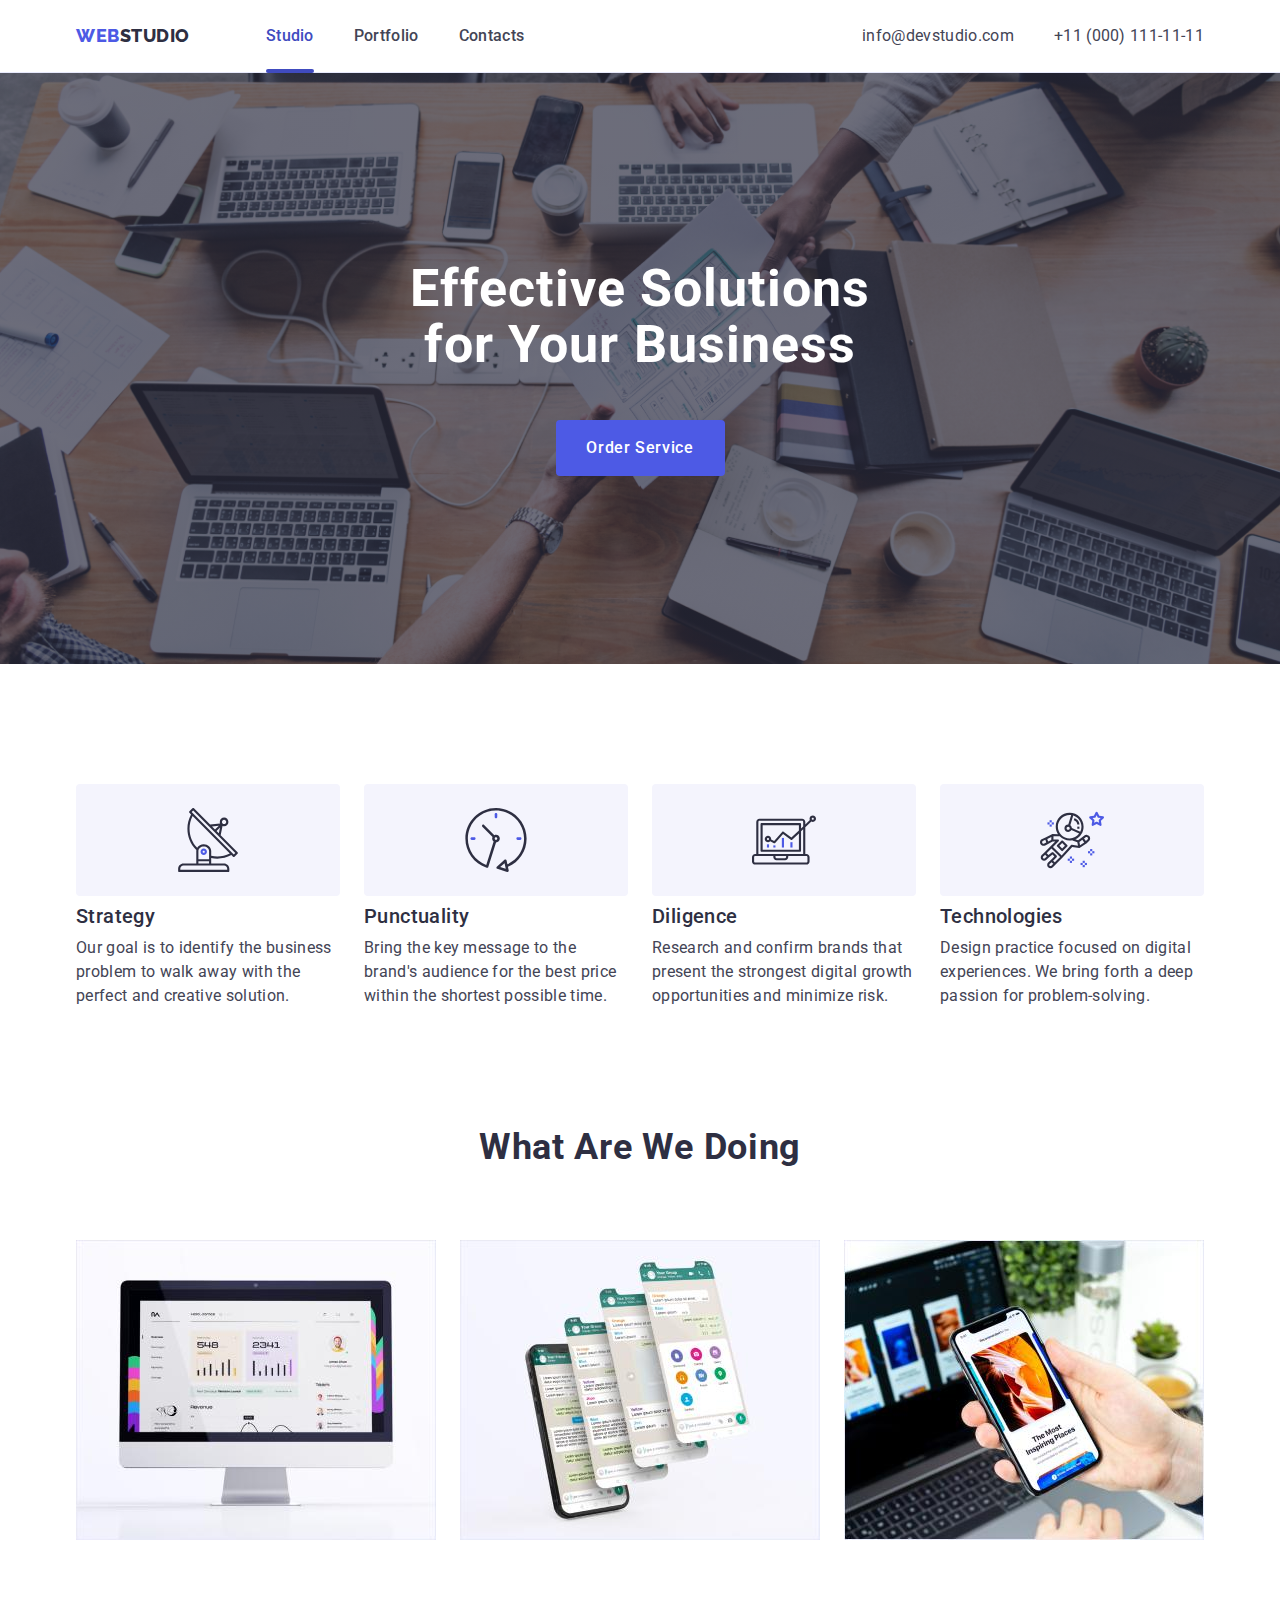
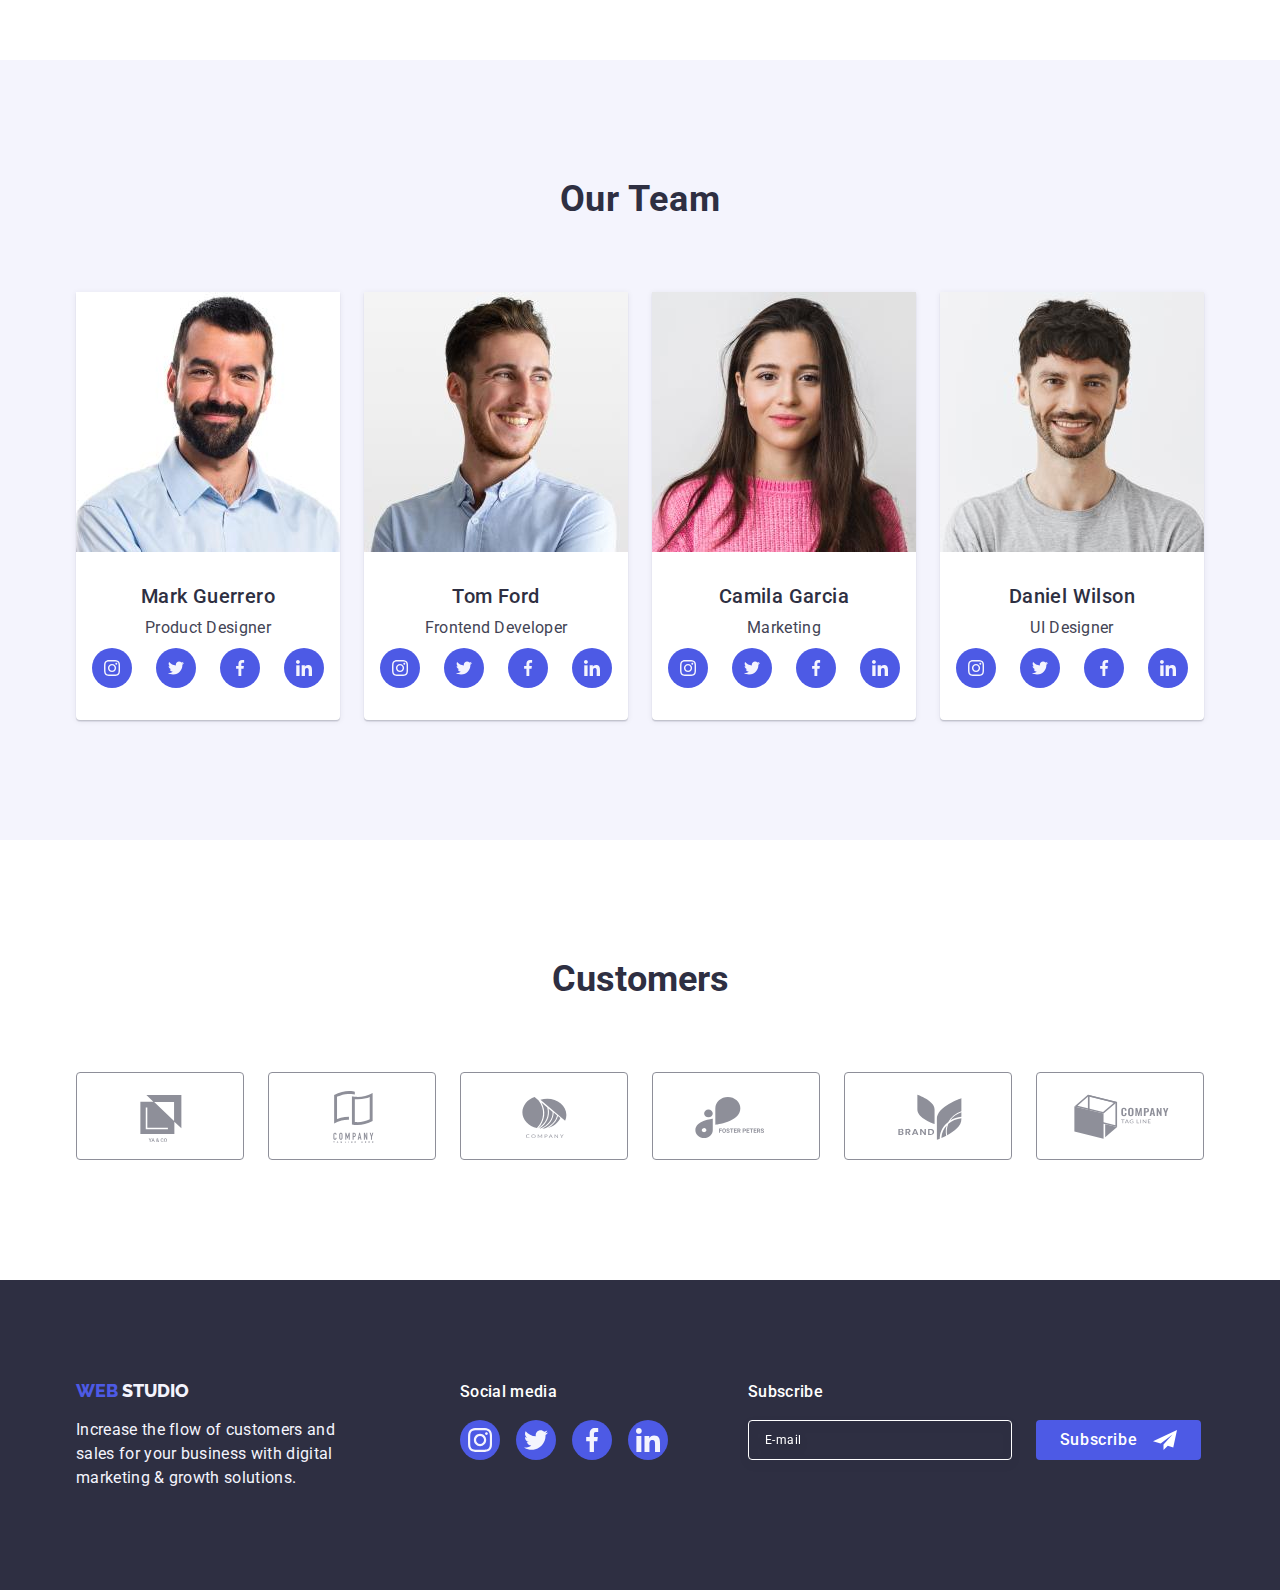
<file: index.html>
<!DOCTYPE html>
<html lang="en">
  <head>
    <meta charset="UTF-8" />
    <meta http-equiv="X-UA-Compatible" content="IE=edge" />
    <meta name="viewport" content="width=, initial-scale=1.0" />
    <title>WebStud</title>
    <link
      rel="stylesheet"
      href="https://cdnjs.cloudflare.com/ajax/libs/modern-normalize/2.0.0/modern-normalize.min.css"
    />
    <link rel="stylesheet" href="./css/styles.css" />
    <link rel="preconnect" href="https://fonts.googleapis.com" />
    <link rel="preconnect" href="https://fonts.gstatic.com" crossorigin />
    <link
      href="https://fonts.googleapis.com/css2?family=Raleway:wght@800&family=Roboto:wght@400;500;700&display=swap"
      rel="stylesheet"
    />
  </head>
  <body>
    <!-- Шапка сайта -->
    <header class="header">
      <div class="container heads">
        <nav class="navigat">
          <a class="web link" href="./index.html">
            WEB<span class="studio">STUDIO</span></a
          >
          <ul class="head list">
            <li>
              <a class="list-it link current" href="./index.html">Studio </a>
            </li>
            <li>
              <a class="list-it link" href="./portfolio.html">Portfolio </a>
            </li>
            <li><a class="list-it link" href="">Contacts </a></li>
          </ul>
        </nav>
        <address class="addss">
          <ul class="list">
            <li>
              <a class="address link" href="mailto:info@devstudio.com"
                >info@devstudio.com
              </a>
            </li>
            <li>
              <a class="address link" href="tel:+110001111111"
                >+11 (000) 111-11-11</a
              >
            </li>
          </ul>
        </address>
      </div>
    </header>

    <!-- main -->
    <main>
      <!-- Кнопка -->
      <section class="first-sec">
        <div class="container head-butt">
          <h1 class="header-first">
            Effective Solutions <br />
            for Your Business
          </h1>
          <button class="button-first" type="button" data-modal-open>
            Order Service
          </button>
        </div>
      </section>

      <!-- Наші принципи -->
      <section class="second-sec">
        <div class="container">
          <h2 class="header-sec visually-hidden">Our prin</h2>
          <ul class="second-li list">
            <li class="li-items">
              <div class="svg-icon">
                <svg class="svg-prinsp" width="64" height="64">
                  <use href="./images/icons.svg#icon-antenna-1"></use>
                </svg>
              </div>
              <h3 class="header-third">Strategy</h3>
              <p class="third-h">
                Our goal is to identify the business problem to walk away with
                the perfect and creative solution.
              </p>
            </li>
            <li class="li-items">
              <div class="svg-icon">
                <svg class="svg-prinsp" width="64" height="64">
                  <use href="./images/icons.svg#icon-clock-1"></use>
                </svg>
              </div>
              <h3 class="header-third">Punctuality</h3>
              <p class="third-h">
                Bring the key message to the brand's audience for the best price
                within the shortest possible time.
              </p>
            </li>
            <li class="li-items">
              <div class="svg-icon">
                <svg class="svg-prinsp" width="64" height="64">
                  <use href="./images/icons.svg#icon-diagram-1"></use>
                </svg>
              </div>
              <h3 class="header-third">Diligence</h3>
              <p class="third-h">
                Research and confirm brands that present the strongest digital
                growth opportunities and minimize risk.
              </p>
            </li>
            <li class="li-items">
              <div class="svg-icon">
                <svg class="svg-prinsp" width="64" height="64">
                  <use href="./images/icons.svg#icon-astronaut-1"></use>
                </svg>
              </div>
              <h3 class="header-third">Technologies</h3>
              <p class="third-h">
                Design practice focused on digital experiences. We bring forth a
                deep passion for problem-solving.
              </p>
            </li>
          </ul>
        </div>
      </section>

      <!-- Що ми робимо -->

      <section class="third-sec">
        <div class="container doing">
          <h2 class="header-four">What are we doing</h2>
          <ul class="third list">
            <li class="thidr-li-it">
              <img src="./images/ps.jpg" alt="Apps for pc" width="360" />
            </li>
            <li class="thidr-li-it">
              <img src="./images/app.jpg" alt="Apps" width="360" />
            </li>
            <li class="thidr-li-it">
              <img src="./images/phone.jpg" alt="Apps for phone" width="360" />
            </li>
          </ul>
        </div>
      </section>

      <!-- Наша команда -->
      <section class="team">
        <div class="container we-team">
          <h2 class="header-four">Our Team</h2>
          <ul class="team-ul list">
            <li class="four-list">
              <img
                src="./images/mark-guerrero.jpg"
                alt="Mark Guerrero"
                width="264"
              />
              <div class="name-posit">
                <h3 class="name">Mark Guerrero</h3>
                <p class="job">Product Designer</p>
                <ul class="worker-svg list">
                  <li class="list-svg">
                    <a href="" class="social-list-link">
                      <svg class="media-svg" width="16" height="16">
                        <use href="./images/icons.svg#icon-instagram-1"></use>
                      </svg>
                    </a>
                  </li>
                  <li class="list-svg">
                    <a href="" class="social-list-link">
                      <svg class="media-svg" width="16" height="16">
                        <use href="./images/icons.svg#icon-twitter-1"></use>
                      </svg>
                    </a>
                  </li>
                  <li class="list-svg">
                    <a href="" class="social-list-link">
                      <svg class="media-svg" width="16" height="16">
                        <use href="./images/icons.svg#icon-facebook-1"></use>
                      </svg>
                    </a>
                  </li>
                  <li class="list-svg">
                    <a href="" class="social-list-link">
                      <svg class="media-svg" width="16" height="16">
                        <use href="./images/icons.svg#icon-linkedin-1"></use>
                      </svg>
                    </a>
                  </li>
                </ul>
              </div>
            </li>
            <li class="four-list">
              <img src="./images/tom-ford.jpg" alt="Tom Ford" width="264" />
              <div class="name-posit">
                <h3 class="name">Tom Ford</h3>
                <p class="job">Frontend Developer</p>
                <ul class="worker-svg list">
                  <li class="list-svg">
                    <a href="" class="social-list-link">
                      <svg class="media-svg" width="16" height="16">
                        <use href="./images/icons.svg#icon-instagram-1"></use>
                      </svg>
                    </a>
                  </li>
                  <li class="list-svg">
                    <a href="" class="social-list-link">
                      <svg class="media-svg" width="16" height="16">
                        <use href="./images/icons.svg#icon-twitter-1"></use>
                      </svg>
                    </a>
                  </li>
                  <li class="list-svg">
                    <a href="" class="social-list-link">
                      <svg class="media-svg" width="16" height="16">
                        <use href="./images/icons.svg#icon-facebook-1"></use>
                      </svg>
                    </a>
                  </li>
                  <li class="list-svg">
                    <a href="" class="social-list-link">
                      <svg class="media-svg" width="16" height="16">
                        <use href="./images/icons.svg#icon-linkedin-1"></use>
                      </svg>
                    </a>
                  </li>
                </ul>
              </div>
            </li>
            <li class="four-list">
              <img
                src="./images/camila-garcia.jpg"
                alt="Camila Garcia"
                width="264"
              />

              <div class="name-posit">
                <h3 class="name">Camila Garcia</h3>
                <p class="job">Marketing</p>
                <ul class="worker-svg list">
                  <li class="list-svg">
                    <a href="" class="social-list-link">
                      <svg class="media-svg" width="16" height="16">
                        <use href="./images/icons.svg#icon-instagram-1"></use>
                      </svg>
                    </a>
                  </li>
                  <li class="list-svg">
                    <a href="" class="social-list-link">
                      <svg class="media-svg" width="16" height="16">
                        <use href="./images/icons.svg#icon-twitter-1"></use>
                      </svg>
                    </a>
                  </li>
                  <li class="list-svg">
                    <a href="" class="social-list-link">
                      <svg class="media-svg" width="16" height="16">
                        <use href="./images/icons.svg#icon-facebook-1"></use>
                      </svg>
                    </a>
                  </li>
                  <li class="list-svg">
                    <a href="" class="social-list-link">
                      <svg class="media-svg" width="16" height="16">
                        <use href="./images/icons.svg#icon-linkedin-1"></use>
                      </svg>
                    </a>
                  </li>
                </ul>
              </div>
            </li>

            <li class="four-list">
              <img
                src="./images/daniel-wilson.jpg"
                alt="Daniel Wilson"
                width="264"
              />
              <div class="name-posit">
                <h3 class="name">Daniel Wilson</h3>
                <p class="job">UI Designer</p>
                <ul class="worker-svg list">
                  <li class="list-svg">
                    <a href="" class="social-list-link">
                      <svg class="media-svg" width="16" height="16">
                        <use href="./images/icons.svg#icon-instagram-1"></use>
                      </svg>
                    </a>
                  </li>
                  <li class="list-svg">
                    <a href="" class="social-list-link">
                      <svg class="media-svg" width="16" height="16">
                        <use href="./images/icons.svg#icon-twitter-1"></use>
                      </svg>
                    </a>
                  </li>
                  <li class="list-svg">
                    <a href="" class="social-list-link">
                      <svg class="media-svg" width="16" height="16">
                        <use href="./images/icons.svg#icon-facebook-1"></use>
                      </svg>
                    </a>
                  </li>
                  <li class="list-svg">
                    <a href="" class="social-list-link">
                      <svg class="media-svg" width="16" height="16">
                        <use href="./images/icons.svg#icon-linkedin-1"></use>
                      </svg>
                    </a>
                  </li>
                </ul>
              </div>
            </li>
          </ul>
        </div>
      </section>

      <!-- New section -->
      <section class="customers-sect">
        <div class="new-cont container">
          <h2 class="header-customer">Customers</h2>
          <ul class="customs-list">
            <li class="custom-list list">
              <a class="custom-link link" href="">
                <svg class="customers-svg" width="104" height="56">
                  <use href="./images/icons.svg#icon-client1"></use>
                </svg>
              </a>
            </li>
            <li class="custom-list list">
              <a class="custom-link link" href="">
                <svg class="customers-svg" width="104" height="56">
                  <use href="./images/icons.svg#icon-client2"></use>
                </svg>
              </a>
            </li>
            <li class="custom-list list">
              <a class="custom-link link" href="">
                <svg class="customers-svg" width="104" height="56">
                  <use href="./images/icons.svg#icon-client3"></use>
                </svg>
              </a>
            </li>
            <li class="custom-list list">
              <a class="custom-link link" href="">
                <svg class="customers-svg" width="104" height="56">
                  <use href="./images/icons.svg#icon-client4"></use>
                </svg>
              </a>
            </li>
            <li class="custom-list list">
              <a class="custom-link link" href="">
                <svg class="customers-svg" width="104" height="56">
                  <use href="./images/icons.svg#icon-client5"></use>
                </svg>
              </a>
            </li>
            <li class="custom-list list">
              <a class="custom-link link" href="">
                <svg class="customers-svg" width="104" height="56">
                  <use href="./images/icons.svg#icon-client6"></use>
                </svg>
              </a>
            </li>
          </ul>
        </div>
      </section>
    </main>

    <!-- Низ -->
    <footer class="bott">
      <div class="container foot">
        <div class="foot-first-div">
          <a class="webs link" href="./index.html"
            >WEB <span class="studioi">STUDIO</span></a
          >
          <p class="boot-p">
            Increase the flow of customers and sales for your business with
            digital marketing & growth solutions.
          </p>
        </div>
        <div>
          <p class="sotial-header">Social media</p>
          <ul class="worker-svg-bottom list">
            <li class="list-svg">
              <a href="" class="social-list-links">
                <svg class="media-svg" width="24" height="24">
                  <use href="./images/icons.svg#icon-instagram-1"></use>
                </svg>
              </a>
            </li>
            <li class="list-svg">
              <a href="" class="social-list-links">
                <svg class="media-svg" width="24" height="24">
                  <use href="./images/icons.svg#icon-twitter-1"></use>
                </svg>
              </a>
            </li>
            <li class="list-svg">
              <a href="" class="social-list-links">
                <svg class="media-svg" width="24" height="24">
                  <use href="./images/icons.svg#icon-facebook-1"></use>
                </svg>
              </a>
            </li>
            <li class="list-svg">
              <a href="" class="social-list-links">
                <svg class="media-svg" width="24" height="24">
                  <use href="./images/icons.svg#icon-linkedin-1"></use>
                </svg>
              </a>
            </li>
          </ul>
        </div>
        <div class="footer-form-div">
          <p class="footer-form-header">Subscribe</p>
          <form class="footer-form">
            <label class="mail-input-label" for="mail-input">
              <input
                name="footer-inp-sub"
                type="email"
                id="mail-input"
                placeholder="E-mail"
                class="email-foot-input"
              />
            </label>
            <button type="submit" class="foot-form-btn">
              Subscribe
              <svg class="foot-svg-btn" width="24" height="24">
                <use href="./images/icons.svg#icon-fly"></use>
              </svg>
            </button>
          </form>
        </div>
      </div>
    </footer>
    <!-- modal window -->
    <div class="backdrop is-hidden" data-modal>
      <div class="modal">
        <button type="button" class="modal-btn" data-modal-close>
          <svg class="modal-svg" width="8" height="8">
            <use href="./images/icons.svg#icon-cross"></use>
          </svg>
        </button>
        <p class="header-inp">Leave your contacts and we will call you back</p>
        <form class="contact-form">
          <div class="first-div">
            <label for="user-name" class="name-lb">Name</label>
            <div class="user-div">
              <input
                id="user-name"
                type="text"
                class="name-inp input"
                name="user-name"
              />
              <svg width="18" height="24" class="name-icon">
                <use href="./images/icons.svg#icon-person"></use>
              </svg>
            </div>
          </div>
          <div class="first-div">
            <label for="phone-lb" class="name-lb">Phone</label>
            <div class="user-div">
              <input
                id="phone-lb"
                type="tel"
                class="name-inp input"
                name="user-phone"
              />
              <svg width="18" height="24" class="name-icon">
                <use href="./images/icons.svg#icon-phone"></use>
              </svg>
            </div>
          </div>
          <div class="first-div">
            <label for="mail-us" class="name-lb">Email</label>
            <div class="user-div">
              <input
                id="mail-us"
                type="email"
                class="name-inp input"
                name="user-mail"
              />
              <svg width="18" height="24" class="name-icon">
                <use href="./images/icons.svg#icon-email"></use>
              </svg>
            </div>
          </div>
          <div class="comment-div">
            <label class="name-lb" for="user-comment"> Comment</label>
            <textarea
              class="text-area"
              placeholder="Text input"
              name="user-comment"
              id="user-comment"
              cols="30"
              rows="10"
            ></textarea>
          </div>
          <div class="check-inp">
            <input
              type="checkbox"
              id="user-privacy"
              value="true"
              name="user-privacy"
              class="com-inp-area visually-hidden"
            />
            <label class="privacy-class" for="user-privacy"><span
              class="privacy-text"
            >
              <svg width="10" height="8">
                <use href="./images/icons.svg#icon-checkbox"></use>
              </svg>
            </span>
              I accept the terms and conditions of the
              <a class="privacy-hiper" href="">Privacy Policy</a></label
            >
          </div>
          <button type="submit" class="btn-inp-wrapp">Send</button>
        </form>
      </div>
    </div>
    <script src="./js/modal.js"></script>
  </body>
</html>
</file>
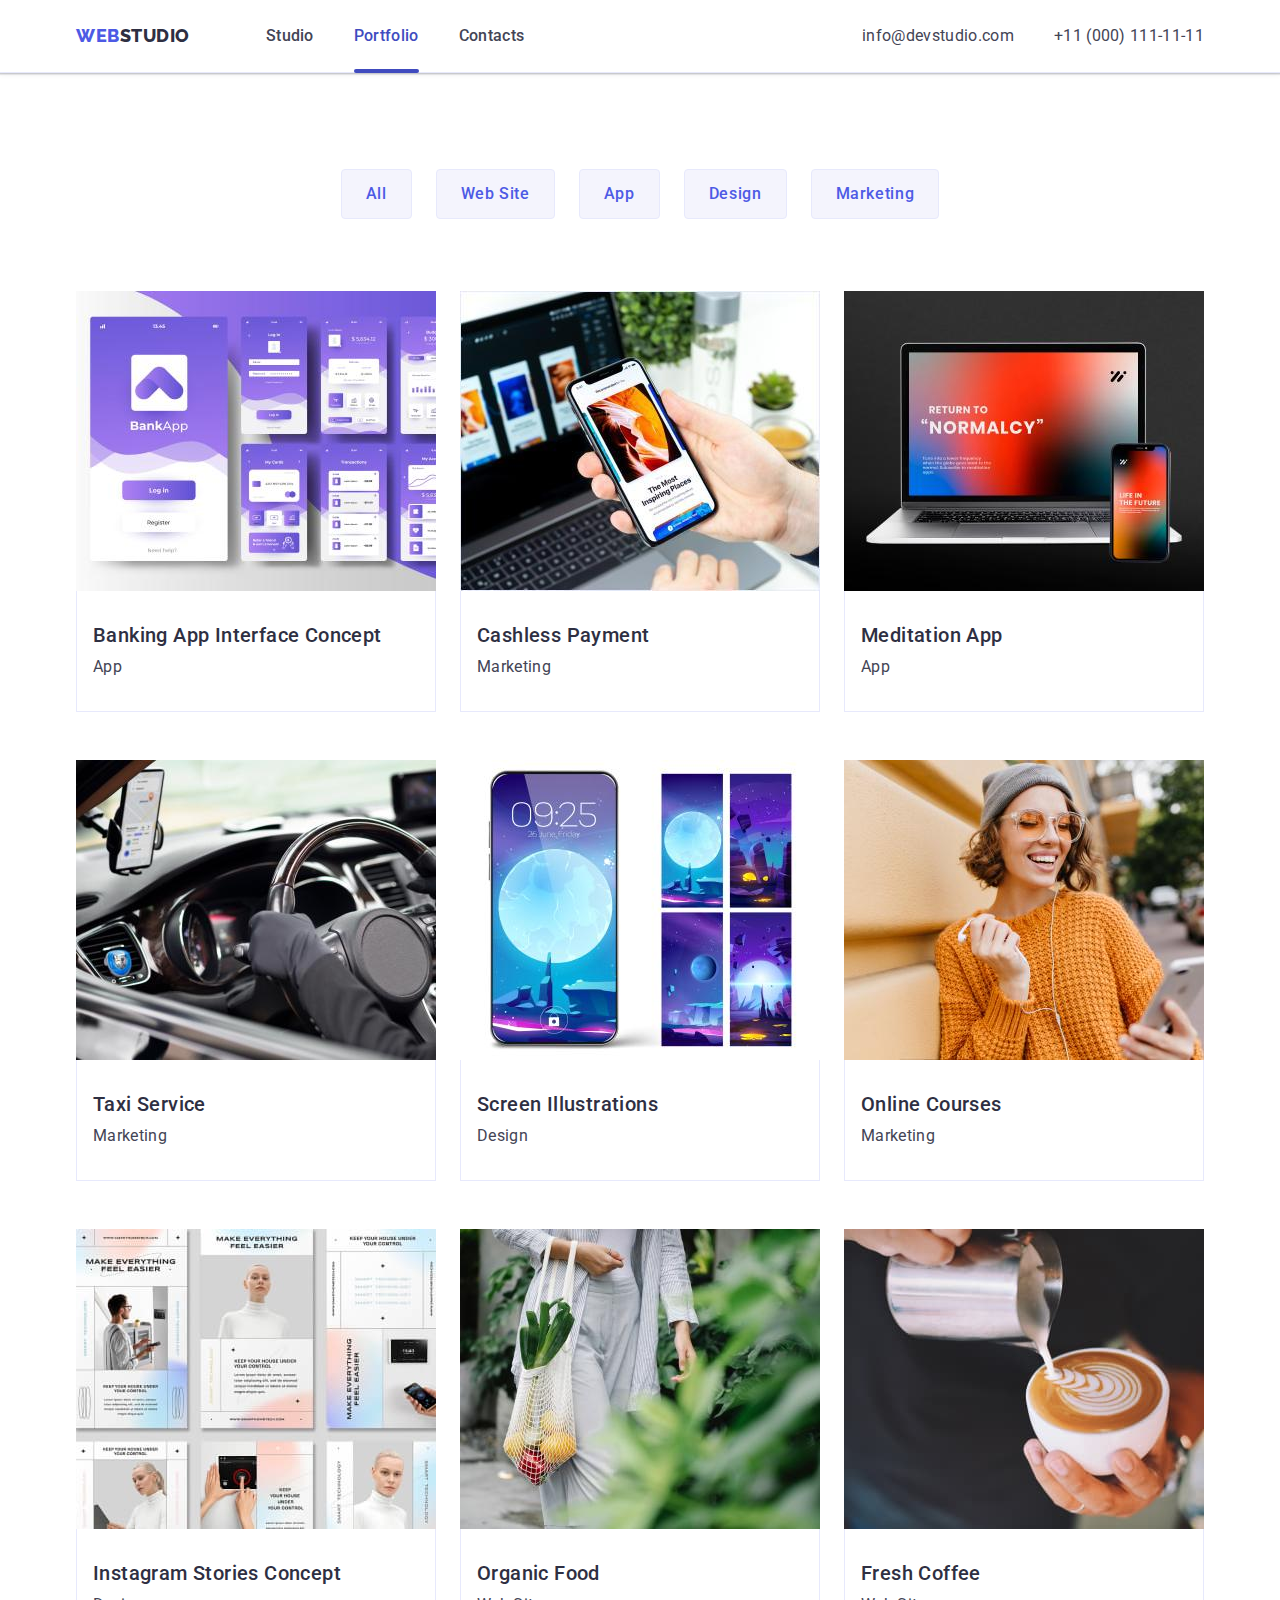
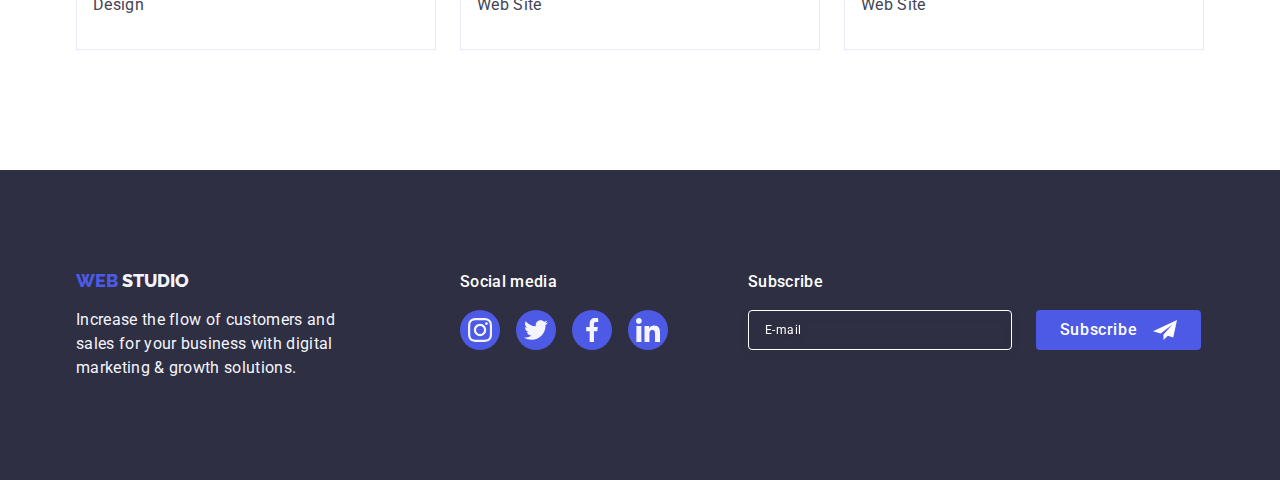
<file: portfolio.html>
<!DOCTYPE html>
<html lang="en">
  <head>
    <meta charset="UTF-8" />
    <meta http-equiv="X-UA-Compatible" content="IE=edge" />
    <meta name="viewport" content="width=device-width, initial-scale=1.0" />
    <title>Portfolio</title>
    <link
      rel="stylesheet"
      href="https://cdnjs.cloudflare.com/ajax/libs/modern-normalize/2.0.0/modern-normalize.min.css"
    />
    <link rel="preconnect" href="https://fonts.googleapis.com" />
    <link rel="preconnect" href="https://fonts.gstatic.com" crossorigin />
    <link
      href="https://fonts.googleapis.com/css2?family=Raleway:wght@400;500;700;800&family=Roboto:wght@400;500;700&display=swap"
      rel="stylesheet"
    />
    <link rel="stylesheet" href="./css/styles.css" />
  </head>
  <body>
    <!-- Шапка сайта -->
    <header class="header">
      <div class="container heads">
        <nav class="navigat">
          <a class="web link" href="./index.html">
            Web<span class="studio">Studio</span></a
          >
          <ul class="list">
            <li><a class="list-it link" href="./index.html">Studio </a></li>
            <li>
              <a class="list-it link current" href="./portfolio.html"
                >Portfolio
              </a>
            </li>
            <li><a class="list-it link" href="">Contacts </a></li>
          </ul>
        </nav>
        <address class="addss">
          <ul class="list">
            <li>
              <a class="address link" href="mailto:info@devstudio.com"
                >info@devstudio.com
              </a>
            </li>
            <li>
              <a class="address link" href="tel:+110001111111"
                >+11 (000) 111-11-11</a
              >
            </li>
          </ul>
        </address>
      </div>
    </header>
    <!-- Основна частина секція  -->
    <main>
      <section class="port-sec">
        <div class="container portf-cont">
          <h1 class="visually-hidden">Button List</h1>
          <ul class="buttonns list">
            <li><button class="button-portf" type="button">All</button></li>
            <li>
              <button class="button-portf" type="button">Web Site</button>
            </li>
            <li><button class="button-portf" type="button">App</button></li>
            <li><button class="button-portf" type="button">Design</button></li>
            <li>
              <button class="button-portf" type="button">Marketing</button>
            </li>
          </ul>

          <!-- СПИСОК ФОТО -->

          <ul class="photo list">
            <li class="photo-li">
              <a class="photo-list link" href="">
                <div class="posittion">
                  <img
                    src="./images/Banking-App-Interface-Concept.jpg"
                    alt="Banking App Interface Concept"
                  />
                  <p class="overlay">
                    14 Stylish and User-Friendly App Design Concepts · Task
                    Manager App · Calorie Tracker App · Exotic Fruit Ecommerce
                    App · Cloud Storage App
                  </p>
                </div>
                <div class="photo-a">
                  <h2 class="header-third-p">Banking App Interface Concept</h2>
                  <p class="third-h">App</p>
                </div></a
              >
            </li>
            <li class="photo-li">
              <a class="photo-list link" href="">
                <div class="posittion">
                  <img
                    src="./images/Cashless-Payment.jpg"
                    alt="Cashless Payment"
                  />
                  <p class="overlay">
                    14 Stylish and User-Friendly App Design Concepts · Task
                    Manager App · Calorie Tracker App · Exotic Fruit Ecommerce
                    App · Cloud Storage App
                  </p>
                </div>
                <div class="photo-a">
                  <h2 class="header-third-p">Cashless Payment</h2>
                  <p class="third-h">Marketing</p>
                </div></a
              >
            </li>
            <li class="photo-li">
              <a class="photo-list link" href="">
                <div class="posittion">
                  <img src="./images/Meditation-App.jpg" alt="Meditation App" />
                  <p class="overlay">
                    14 Stylish and User-Friendly App Design Concepts · Task
                    Manager App · Calorie Tracker App · Exotic Fruit Ecommerce
                    App · Cloud Storage App
                  </p>
                </div>
                <div class="photo-a">
                  <h2 class="header-third-p">Meditation App</h2>
                  <p class="third-h">App</p>
                </div></a
              >
            </li>
            <li class="photo-li">
              <a class="photo-list link" href="">
                <div class="posittion">
                  <img src="./images/Taxi-Service.jpg" alt="Taxi Service" />
                  <p class="overlay">
                    14 Stylish and User-Friendly App Design Concepts · Task
                    Manager App · Calorie Tracker App · Exotic Fruit Ecommerce
                    App · Cloud Storage App
                  </p>
                </div>
                <div class="photo-a">
                  <h2 class="header-third-p">Taxi Service</h2>
                  <p class="third-h">Marketing</p>
                </div></a
              >
            </li>
            <li class="photo-li">
              <a class="photo-list link" href="">
                <div class="posittion">
                  <img
                    src="./images/Screen-Illustrations.jpg"
                    alt="Screen Illustrations"
                  />
                  <p class="overlay">
                    14 Stylish and User-Friendly App Design Concepts · Task
                    Manager App · Calorie Tracker App · Exotic Fruit Ecommerce
                    App · Cloud Storage App
                  </p>
                </div>
                <div class="photo-a">
                  <h2 class="header-third-p">Screen Illustrations</h2>
                  <p class="third-h">Design</p>
                </div></a
              >
            </li>
            <li class="photo-li">
              <a class="photo-list link" href="">
                <div class="posittion">
                  <img src="./images/Online-Courses.jpg" alt="Online Courses" />
                  <p class="overlay">
                    14 Stylish and User-Friendly App Design Concepts · Task
                    Manager App · Calorie Tracker App · Exotic Fruit Ecommerce
                    App · Cloud Storage App
                  </p>
                </div>
                <div class="photo-a">
                  <h2 class="header-third-p">Online Courses</h2>
                  <p class="third-h">Marketing</p>
                </div></a
              >
            </li>
            <li class="photo-li">
              <a class="photo-list link" href="">
                <div class="posittion">
                  <img
                    src="./images/Instagram-Stories-Concept.jpg"
                    alt="Instagram Stories Concept"
                  />
                  <p class="overlay">
                    14 Stylish and User-Friendly App Design Concepts · Task
                    Manager App · Calorie Tracker App · Exotic Fruit Ecommerce
                    App · Cloud Storage App
                  </p>
                </div>
                <div class="photo-a">
                  <h2 class="header-third-p">Instagram Stories Concept</h2>
                  <p class="third-h">Design</p>
                </div></a
              >
            </li>
            <li class="photo-li">
              <a class="photo-list link" href="">
                <div class="posittion">
                  <img src="./images/Organic-Food.jpg" alt="Organic Food" />
                  <p class="overlay">
                    14 Stylish and User-Friendly App Design Concepts · Task
                    Manager App · Calorie Tracker App · Exotic Fruit Ecommerce
                    App · Cloud Storage App
                  </p>
                </div>
                <div class="photo-a">
                  <h2 class="header-third-p">Organic Food</h2>
                  <p class="third-h">Web Site</p>
                </div></a
              >
            </li>
            <li class="photo-li">
              <a class="photo-list link" href="">
                <div class="posittion">
                  <img src="./images/Fresh-Coffee.jpg" alt="Fresh Coffee" />
                  <p class="overlay">
                    14 Stylish and User-Friendly App Design Concepts · Task
                    Manager App · Calorie Tracker App · Exotic Fruit Ecommerce
                    App · Cloud Storage App
                  </p>
                </div>
                <div class="photo-a">
                  <h2 class="header-third-p">Fresh Coffee</h2>
                  <p class="third-h">Web Site</p>
                </div></a
              >
            </li>
          </ul>
        </div>
      </section>
    </main>

    <!-- низ сайту -->
    <footer class="bott">
      <div class="container foot">
        <div class="foot-first-div">
          <a class="webs link" href="./index.html"
            >WEB <span class="studioi">STUDIO</span></a
          >
          <p class="boot-p">
            Increase the flow of customers and sales for your business with
            digital marketing & growth solutions.
          </p>
        </div>
        <div>
          <p class="sotial-header">Social media</p>
          <ul class="worker-svg-bottom list">
            <li class="list-svg">
              <a href="" class="social-list-links">
                <svg class="media-svg" width="24" height="24">
                  <use href="./images/icons.svg#icon-instagram-1"></use>
                </svg>
              </a>
            </li>
            <li class="list-svg">
              <a href="" class="social-list-links">
                <svg class="media-svg" width="24" height="24">
                  <use href="./images/icons.svg#icon-twitter-1"></use>
                </svg>
              </a>
            </li>
            <li class="list-svg">
              <a href="" class="social-list-links">
                <svg class="media-svg" width="24" height="24">
                  <use href="./images/icons.svg#icon-facebook-1"></use>
                </svg>
              </a>
            </li>
            <li class="list-svg">
              <a href="" class="social-list-links">
                <svg class="media-svg" width="24" height="24">
                  <use href="./images/icons.svg#icon-linkedin-1"></use>
                </svg>
              </a>
            </li>
          </ul>
        </div>
        <div class="footer-form-div">
          <p class="footer-form-header">Subscribe</p>
          <form class="footer-form">
            <label class="mail-input-label" for="mail-input">
              <input
              name="footer-inp-sub"
                type="email"
                id="mail-input"
                placeholder="E-mail"
                class="email-foot-input"
              />
            </label>
            <button type="submit" class="foot-form-btn">
              Subscribe
              <svg class="foot-svg-btn" width="24" height="24">
                <use href="./images/icons.svg#icon-fly"></use>
              </svg>
            </button>
          </form>
        </div>
      </div>
    </footer>
  </body>
</html>
</file>
<file: css/styles.css>
/* змінні */

:root {
  --text-color: #434455;
  --backgr-color: #ffffff;
  --t-color--: #4d5ae5;
  --color--: #2e2f42;
  --too-color--: #f4f4fd;
  --next-color--: #404bbf;
  --butt-color--: #e7e9fc;
  --new-color--: #8e8f99;
  --modal-text--: #8e8f99;
}
body {
  font-family: "Roboto", sans-serif;
  color: var(--text-color);
  background-color: var(--backgr-color);
}
* {
  box-sizing: border-box;
  list-style: none;
}
h1,
h2,
h3,
h4,
h5,
h6,
p {
  margin: 0;
}
ol,
ul {
  margin: 0;
  padding: 0;
}
img {
  display: block;
}
.container {
  width: 1158px;
  padding-left: 15px;
  padding-right: 15px;
  margin: 0 auto;
}
/* шапка сайта */

.header {
  border-bottom: 1px solid #e7e9fc;
  box-shadow: 0px 2px 1px rgba(46, 47, 66, 0.08),
    0px 1px 1px rgba(46, 47, 66, 0.16), 0px 1px 6px rgba(46, 47, 66, 0.08);
}
.heads {
  align-items: center;
  padding: 0 15px;
  display: flex;
}
.navigat {
  display: flex;
  align-items: center;
}
.link {
  text-decoration: none;
}
.web {
  display: inline-block;
  letter-spacing: 0.03em;
  text-transform: uppercase;
  color: var(--t-color--);
  text-decoration: none;
  line-height: 1.17;
  margin-right: 76px;
  font-family: "Raleway";
  font-style: normal;
  font-weight: 800;
  font-size: 18px;
}
.studio {
  color: var(--color--);
}
.head {
  gap: 40px;
  display: flex;
}
.list {
  list-style: none;
  gap: 40px;
  display: flex;
}
.list-it:hover,
.list-it:focus {
  color: var(--next-color--);
}
.list-it {
  display: flex;
  font-weight: 500;
  font-size: 16px;
  line-height: 1.5;
  letter-spacing: 0.02em;
  color: var(--text-color);
  padding: 24px 0;
  position: relative;
  transition: color 250ms cubic-bezier(0.4, 0, 0.2, 1);
}
.current {
  color: var(--next-color--);
}
.current::after {
  content: "";
  position: absolute;
  left: 0;
  bottom: -1px;
  height: 4px;
  width: 100%;
  background-color: #404bbf;
  border-radius: 2px;
}
.addss {
  font-style: normal;
  margin-left: auto;
}
.address:hover,
.address:focus {
  color: #404bbf;
}
.address {
  text-decoration: none;
  font-weight: 400;
  font-size: 16px;
  line-height: 1.5;
  letter-spacing: 0.02em;
  color: var(--text-color);
  transition: color 250ms cubic-bezier(0.4, 0, 0.2, 1);
}

/* кнопка */

.first-sec {
  background-color: var(--t-color--);
  background-image: linear-gradient(
      rgba(46, 47, 66, 0.7),
      rgba(46, 47, 66, 0.7)
    ),
    url(../images/people-office.jpg);
  padding: 188px 0;
  max-width: 1440px;
  background-size: cover;
  background-repeat: no-repeat;
  background-position: center;
  margin: 0 auto;
}
.head-butt {
  display: flex;
  flex-direction: column;
}
.header-first {
  padding: 0 auto;
  max-width: 496px;
  color: var(--backgr-color);
  font-size: 52px;
  line-height: 1.07;
  letter-spacing: 0.02em;
  text-align: center;
  margin-left: auto;
  margin-right: auto;
  margin-bottom: 48px;
}
.button-first:hover,
.button-first:focus {
  background-color: var(--next-color--);
}
.button-first {
  font-family: inherit;
  background-color: var(--t-color--);
  color: var(--backgr-color);
  font-weight: 500;
  font-size: 16px;
  letter-spacing: 0.04em;
  line-height: 1.5;
  cursor: pointer;
  min-width: 169px;
  height: 56px;
  border: none;
  border-radius: 4px;
  margin-left: auto;
  margin-right: auto;
  transition: background-color 250ms cubic-bezier(0.4, 0, 0.2, 1);
}

/* наші принципи */

.second-li {
  gap: 24px;
}
.second-sec {
  padding: 120px 0;
}
.li-items {
  width: calc((100% - 72px) / 4);
}
.svg-icon {
  display: flex;
  justify-content: center;
  align-items: center;
  height: 112px;
  background-color: #f4f4fd;
  border-radius: 4px;
  margin-bottom: 8px;
}
.svg-prinsp {
}
.last {
  margin-right: 0;
}
.header-sec {
  visibility: hidden;
}
.header-third {
  color: var(--color--);
  font-size: 20px;
  line-height: 1.2;
  letter-spacing: 0.02em;
  margin-bottom: 8px;
  font-weight: 500;
}
.third-h {
  font-size: 16px;
  line-height: 1.5;
  letter-spacing: 0.02em;
  color: var(--text-color);
}

/* що ми робимо */

.third-sec {
  padding-bottom: 120px;
}
.doing {
  display: block;
  flex-direction: column;
}
.header-four {
  font-size: 36px;
  line-height: 1.11;
  letter-spacing: 0.02em;
  text-transform: capitalize;
  color: var(--color--);
  text-align: center;
  margin-bottom: 72px;
}
.third {
  gap: 24px;
  align-items: center;
}
.thidr-li-it {
  width: calc((100% - 48px) / 3);
}
/* наша команда */

.team {
  background-color: var(--too-color--);
  padding: 120px 0;
}
.we-team {
  flex-direction: column;
}
.team-ul {
  gap: 24px;
}
.four-list {
  background-color: var(--backgr-color);
  width: calc((100% - 72px) / 4);
  border-radius: 0px 0px 4px 4px;
  box-shadow: 0px 1px 6px rgba(46, 47, 66, 0.08),
    0px 1px 1px rgba(46, 47, 66, 0.16), 0px 2px 1px rgba(46, 47, 66, 0.08);
}
.name {
  font-size: 20px;
  line-height: 1.2;
  text-align: center;
  letter-spacing: 0.02em;
  color: var(--color--);
  background-color: var(--backgr-color);
  margin-bottom: 8px;
  font-weight: 500;
}
.job {
  font-size: 16px;
  line-height: 1.5;
  color: var(--text-color);
  background-color: var(--backgr-color);
  letter-spacing: 0.02em;
  text-align: center;
  margin-bottom: 8px;
}
.worker-svg {
  gap: 24px;
  width: 232px;
  justify-content: center;
}

.social-list-link:hover,
.social-list-link:focus {
  background-color: #404bbf;
}
.social-list-link {
  display: flex;
  align-items: center;
  justify-content: center;
  width: 100%;
  height: 100%;
  background-color: var(--t-color--);
  border-radius: 50%;
  transition: background-color 250ms cubic-bezier(0.4, 0, 0.2, 1);
}
.media-svg {
  fill: var(--too-color--);
}
.name-posit {
  padding: 32px 16px;
}

/* new section */

.customers-sect {
  padding-top: 120px;
  padding-bottom: 120px;
}
.new-cont {
  display: block;
}
.header-customer {
  margin-bottom: 72px;
  font-size: 36px;
  line-height: 1.11;
  color: var(--color--);
  text-align: center;
}
.customs-list {
  display: flex;
  gap: 24px;
  align-items: center;
  justify-content: center;
}
.custom-link {
  width: 100%;
  height: 100%;
  border: 1px solid #8e8f99;
  border-radius: 4px;
  display: flex;
  align-items: center;
  justify-content: center;
  color: var(--new-color--);
  transition: border-color 250ms cubic-bezier(0.4, 0, 0.2, 1),
    color 250ms cubic-bezier(0.4, 0, 0.2, 1);
}
.custom-list {
  width: calc((100% - 120px) / 6);
  height: 88px;
}

.custom-link:hover {
  border-color: #404bbf;
  color: #404bbf;
}
.custom-link:focus {
  border-color: #404bbf;
  color: #404bbf;
}
.customers-svg {
  fill: currentColor;
}

/*  низ*/

.bott {
  background-color: var(--color--);
  padding: 100px 0;
}
.foot {
  display: flex;
  align-items: baseline;
}
.foot-first-div {
  margin-right: 120px;
}
.webs {
  text-transform: uppercase;
  color: var(--t-color--);
  display: inline-block;
  margin-bottom: 16px;
  font-family: "Raleway";
  font-style: normal;
  font-weight: 800;
  font-size: 18px;
}
.boot-p {
  color: var(--too-color--);
  font-weight: 400;
  font-size: 16px;
  line-height: 1.5;
  letter-spacing: 0.02em;
  max-width: 264px;
}
.sotial-header {
  color: #ffffff;
  font-family: "Roboto";
  font-size: 16px;
  margin-bottom: 16px;
  font-weight: 500;
  line-height: 1.5;
  letter-spacing: 0.02em;
}
.social-list-links:focus,
.social-list-links:hover {
  background-color: #31d0aa;
}
.social-list-links {
  width: 100%;
  height: 100%;
  background-color: var(--t-color--);
  border-radius: 50%;
  display: flex;
  align-items: center;
  justify-content: center;
  transition: background-color 250ms cubic-bezier(0.4, 0, 0.2, 1);
}
.worker-svg-bottom {
  gap: 16px;
}
.list-svg {
  width: 40px;
  height: 40px;
}
.studioi {
  color: var(--too-color--);
}
.footer-form-div {
  margin-left: 80px;
}
.footer-form-header {
  margin-bottom: 16px;
  font-weight: 500;
  font-size: 16px;
  line-height: 1.5;
  letter-spacing: 0.02em;
  color: var(--backgr-color);
}
.footer-form {
  display: flex;
  gap: 24px;
}
.email-foot-input {
  width: 264px;
  height: 40px;
  border: 1px solid #ffffff;
  background-color: transparent;
  font-size: 12px;
  line-height: 1.5;
  letter-spacing: 0.04em;
  padding-left: 16px;
  filter: drop-shadow(0px 4px 4px rgba(0, 0, 0, 0.15));
  border-radius: 4px;
  color: var(--backgr-color);
}
.email-foot-input::placeholder {
  color: var(--backgr-color);
}
.foot-form-btn {
  display: flex;
  align-items: center;
  justify-content: center;
  height: 40px;
  width: 165px;
  background-color: var(--t-color--);
  color: var(--backgr-color);
  font-size: 16px;
  font-family: "Roboto", sans-serif;
  font-weight: 500;
  line-height: 24px;
  letter-spacing: 0.64px;
  text-align: center;
  border-radius: 4px;
  border: none;
  cursor: pointer;
  min-width: 165px;
}
.foot-svg-btn {
  margin-left: 16px;
}

/* portfolio */
/* основна частина */

.port-sec {
  padding-top: 96px;
  padding-bottom: 120px;
}
.posittion {
  position: relative;
  overflow: hidden;
}
.overlay {
  position: absolute;
  top: 0;
  left: 0;
  width: 100%;
  height: 100%;
  background-color: var(--t-color--);
  overflow: auto;
  size: 16px;
  letter-spacing: 0.02em;
  line-height: 1.5;
  transform: translateY(100%);
  transition: transform 250ms cubic-bezier(0.4, 0, 0.2, 1);
  color: var(--too-color--);
  padding: 40px 32px;
}
.portf-cont {
  flex-direction: column;
}
.button-portf:hover,
.button-portf:focus {
  box-shadow: 0px 3px 1px rgba(0, 0, 0, 0.1), 0px 2px 1px rgba(0, 0, 0, 0.08),
    0px 2px 2px rgba(0, 0, 0, 0.12);
}
.button-portf {
  font-family: inherit;
  font-weight: 500;
  font-size: 16px;
  line-height: 1.5;
  letter-spacing: 0.04em;
  color: var(--t-color--);
  background-color: var(--too-color--);
  cursor: pointer;
  transition: color 250ms cubic-bezier(0.4, 0, 0.2, 1),
    background-color 250ms cubic-bezier(0.4, 0, 0.2, 1),
    border-color 250ms cubic-bezier(0.4, 0, 0.2, 1),
    box-shadow 250ms cubic-bezier(0.4, 0, 0.2, 1);
}
.photo {
  flex-wrap: wrap;
  column-gap: 24px;
  row-gap: 48px;
  display: flex;
}
.photo-li {
  width: calc((100% - 48px) / 3);
  flex-wrap: wrap;
}
.photo-list:hover .overlay {
  transform: translateY(0);
}
.photo-list:focus .overlay {
  transform: translateY(0);
}

.photo-list:hover,
.photo-list:focus {
  box-shadow: 0px 1px 6px rgba(46, 47, 66, 0.08),
    0px 1px 1px rgba(46, 47, 66, 0.16), 0px 2px 1px rgba(46, 47, 66, 0.08);
}
.photo-list {
  display: block;
  transition: box-shadow 250ms cubic-bezier(0.4, 0, 0.2, 1);
}
.photo-a {
  padding: 32px 16px;
  border: 1px solid var(--butt-color--);
  border-top: none;
}
.header-third-p {
  color: var(--color--);
  font-size: 20px;
  line-height: 1.2;
  letter-spacing: 0.02em;
  margin-bottom: 8px;
  font-weight: 500;
}
.button-portf:hover,
.button-portf:focus {
  color: var(--backgr-color);
  background-color: var(--next-color--);
  border: 1px solid transparent;
}
.buttonns {
  display: flex;
  justify-content: center;
  gap: 24px;
  margin-bottom: 72px;
  flex-wrap: wrap;
}
.button-portf {
  padding: 12px 24px;
  border-radius: 4px;
  border: 1px solid var(--butt-color--);
}
.visually-hidden {
  position: absolute;
  width: 1px;
  height: 1px;
  margin: -1px;
  border: 0;
  padding: 0;
  white-space: nowrap;
  clip-path: inset(100%);
  clip: rect(0 0 0 0);
  overflow: hidden;
}
/* modal window */

.backdrop {
  z-index: 100;
  position: fixed;
  top: 0;
  left: 0;
  width: 100%;
  height: 100%;
  background-color: rgba(46, 47, 66, 0.4);
  transition: opacity 250ms cubic-bezier(0.4, 0, 0.2, 1),
    visibility 250ms cubic-bezier(0.4, 0, 0.2, 1);
}
.modal {
  padding: 72px 24px 24px 24px;
  width: 408px;
  height: 584px;
  background-color: rgba(252, 252, 252, 1);
  position: absolute;
  top: 50%;
  left: 50%;
  transform: translate(-50%, -50%);
  background: #fcfcfc;
  box-shadow: 0px 1px 1px rgba(0, 0, 0, 0.14), 0px 1px 3px rgba(0, 0, 0, 0.12),
    0px 2px 1px rgba(0, 0, 0, 0.2);
  border-radius: 4px;
  transition: transform 250ms cubic-bezier(0.4, 0, 0.2, 1);
  min-height: 584px;
}
.modal-btn {
  position: absolute;
  top: 24px;
  right: 24px;
  height: 24px;
  width: 24px;
  border-radius: 50%;
  display: flex;
  align-items: center;
  justify-content: center;
  background-color: #e7e9fc;
  border: 1px solid rgba(0, 0, 0, 0.1);
  padding: 0;
  cursor: pointer;
  transition: background-color 250ms cubic-bezier(0.4, 0, 0.2, 1),
    border 250ms cubic-bezier(0.4, 0, 0.2, 1);
  padding: 0 auto;
}
.modal-btn:hover,
.modal-btn:focus {
  background-color: #404bbf;
  border: none;
}

.modal-btn:hover .modal-svg,
.modal-btn:focus .modal-svg {
  fill: #ffffff;
}
.modal-svg {
  transition: fill 250ms cubic-bezier(0.4, 0, 0.2, 1);
}
.backdrop.is-hidden {
  opacity: 0;
  visibility: hidden;
  pointer-events: none;
}

.header-inp {
  text-align: center;
  font-family: Roboto;
  font-weight: 500;
  line-height: 1.5;
  letter-spacing: 0.02em;
  font-size: 16px;
  margin-bottom: 16px;
  color: var(--color--);
}
.first-div {
  margin-bottom: 8px;
}
.name-lb {
  display: block;
  font-size: 12px;
  font-family: Roboto;
  line-height: 1.17;
  letter-spacing: 0.04em;
  margin-bottom: 4px;
  color: var(--modal-text--);
}
.user-div {
  position: relative;
}
.name-icon {
  position: absolute;
  left: 16px;
  top: 50%;
  transform: translateY(-50%);
  transition: fill 250ms cubic-bezier(0.4, 0, 0.2, 1);
  fill: var(--color--);
}
.input {
  height: 40px;
  width: 100%;
  border-radius: 4px;
  border: 1px solid rgba(46, 47, 66, 0.4);
  background-color: transparent;
  padding-left: 38px;
  outline: transparent;
  transition: border-color 250ms cubic-bezier(0.4, 0, 0.2, 1);
}
.check-inp {
  margin-bottom: 24px;
}
.name-inp:focus {
  border-color: var(--t-color--);
}
.name-inp:focus + .name-icon {
  fill: var(--next-color--);
}
.privacy-class {
  font-size: 12px;
  line-height: 1.17;
  letter-spacing: 0.04em;
  color: var(--new-color--);
}
.comment-div {
  margin-bottom: 16px;
}
.text-area {
  width: 100%;
  height: 120px;
  font-size: 12px;
  line-height: 1.17;
  letter-spacing: 0.04em;
  color: rgba(46, 47, 66, 0.4);
  border: 1px solid rgba(46, 47, 66, 0.4);
  border-radius: 4px;
  background-color: transparent;
  padding: 8px 16px;
  outline: transparent;
  resize: none;
  transition: border-color 250ms cubic-bezier(0.4, 0, 0.2, 1);
}
.text-area:focus {
  border-color: var(--t-color--);
}
.privacy-text {
  width: 16px;
  height: 16px;
  border: 1px solid rgba(46, 47, 66, 0.4);
  border-radius: 2px;
  transition: background-color 250ms cubic-bezier(0.4, 0, 0.2, 1),
    border 250ms cubic-bezier(0.4, 0, 0.2, 1),
    fill 250ms cubic-bezier(0.4, 0, 0.2, 1);
  display: inline-flex;
  align-items: center;
  justify-content: center;
  fill: transparent;
}
.com-inp-area:checked + .privacy-class .privacy-text {
  background-color: var(--next-color--);
  fill: var(--too-color--);
  border: none;
}
.privacy-hiper {
  color: var(--t-color--);
}

.btn-inp-wrapp {
  display: block;
  border-radius: 4px;
  height: 56px;
  width: 159px;
  font-size: 16px;
  font-family: "Roboto", sans-serif;
  font-weight: 500;
  letter-spacing: 0.64px;
  color: var(--backgr-color);
  background-color: var(--t-color--);
  margin: 0 auto;
  justify-content: center;
  align-items: center;
  min-width: 169px;
  line-height: 1.5;
  cursor: pointer;
  border: none;
  transition: background-color 250ms cubic-bezier(0.4, 0, 0.2, 1);
}
</file>
